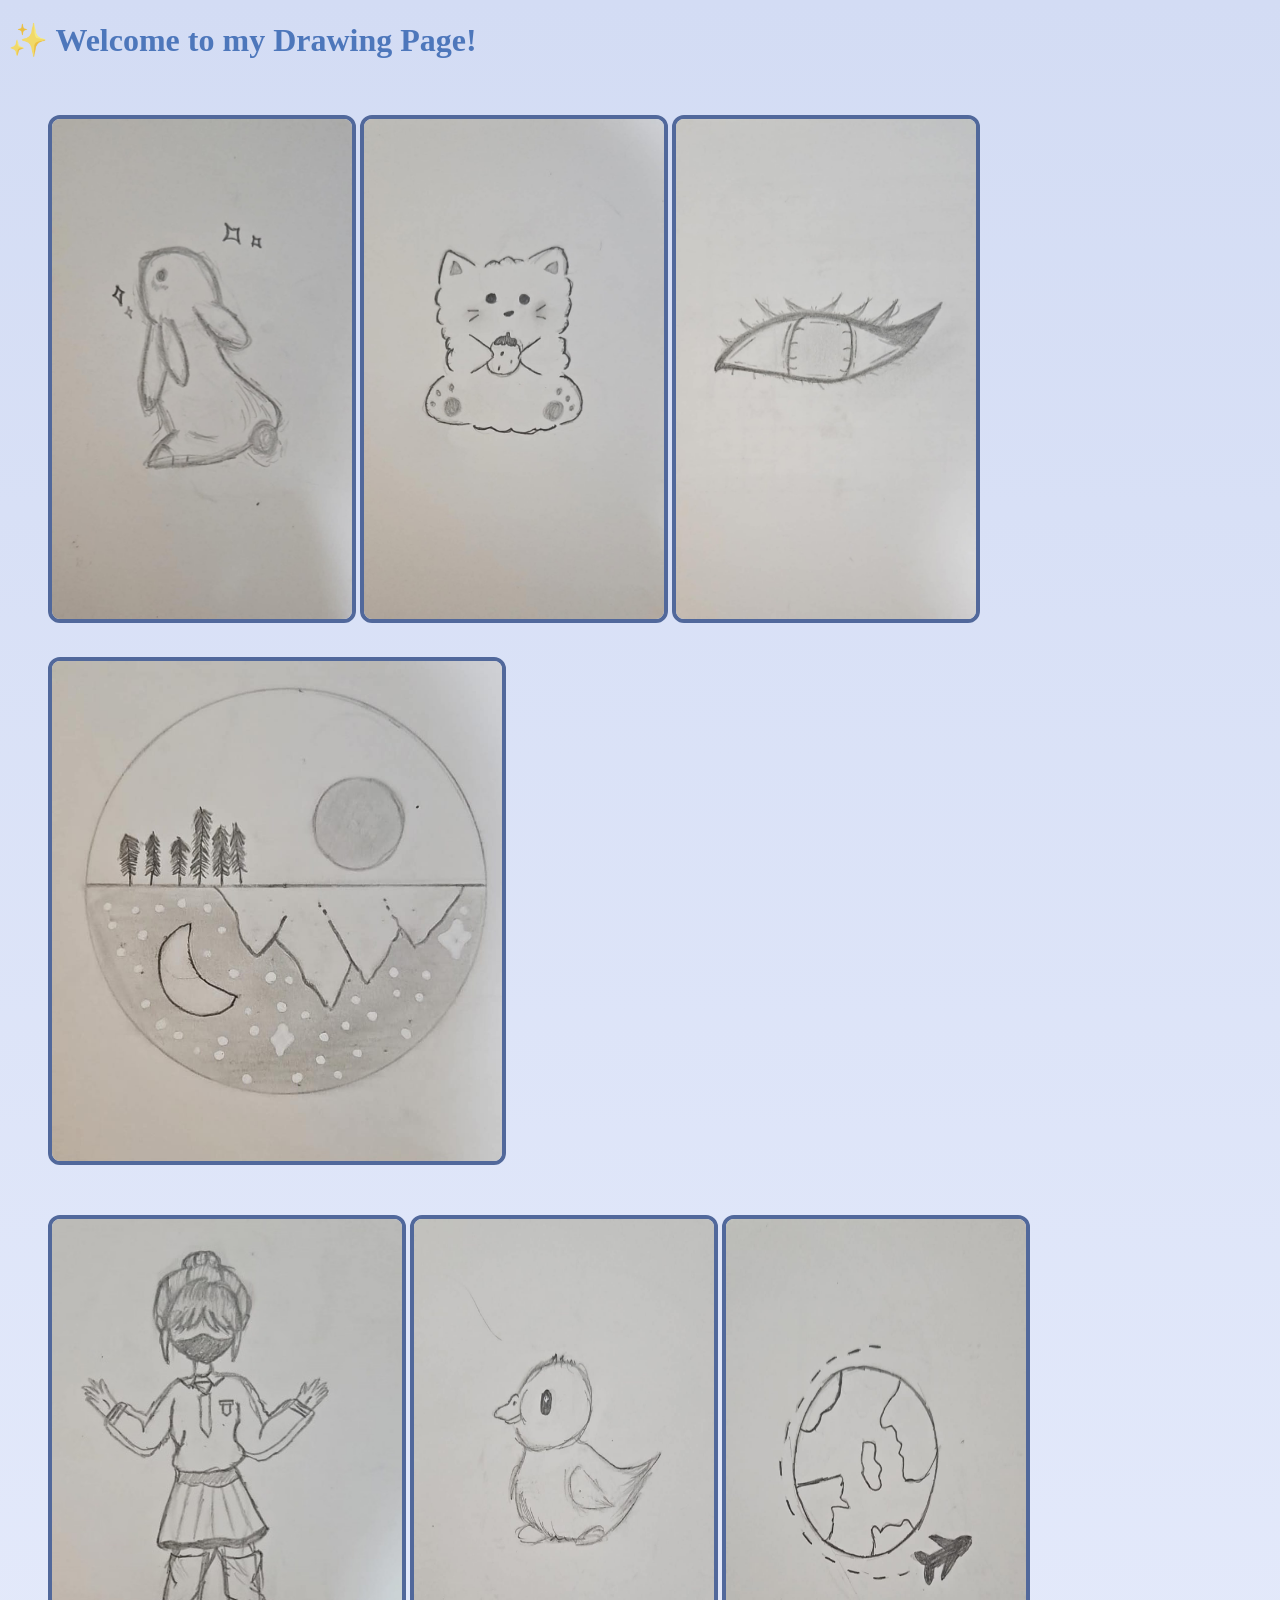
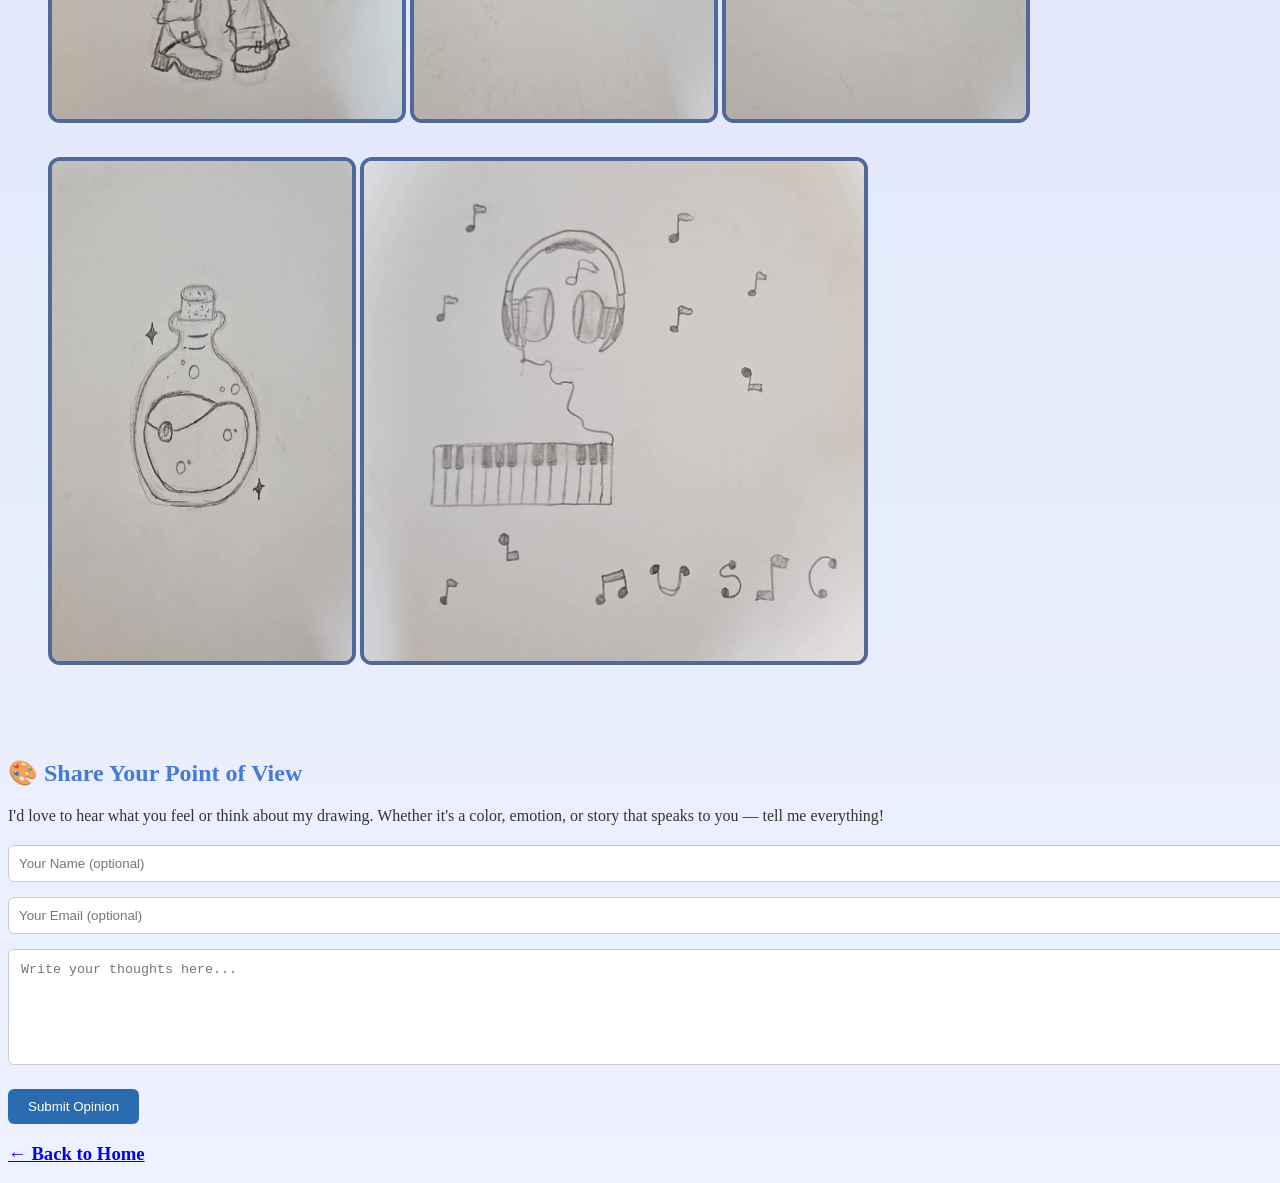
<file: Israe/drawings.html>
<!DOCTYPE html>
<html lang="en">
<head>
    <meta charset="UTF-8">
    <meta name="viewport" content="width=device-width, initial-scale=1.0">
    <title>Document</title>
    <style>
    .green-bordered {
  border: 4px solid green;
  border-radius: 12px;
 }

body {
      background: linear-gradient(to bottom, #d3dcf4, #eef2ff);
      color: #333;
      
    }


    </style>
</head>
<body>
    <h1 style="color:rgba(26, 80, 166, 0.725)"> ✨ Welcome to my Drawing Page!</h1> <br>

    <figure>
        <img src="IMG-20250729-WA0004.jpg" alt="Sorry" width="300" height="500" style="width:300px; height:500px; border-radius:12px; margin-bottom:30px; border: 4px solid rgb(81, 104, 155);">
        <img src="IMG-20250729-WA0003.jpg" alt="Sorry" width="300" height="500" style="width:300px; height:500px; border-radius:12px; margin-bottom:30px; border: 4px solid rgb(81, 104, 155);">
        <img src="IMG-20250729-WA0005.jpg" alt="Sorry" width="300" height="500" style="width:300px; height:500px; border-radius:12px; margin-bottom:30px; border: 4px solid rgb(81, 104, 155);">
        <img src="IMG-20250729-WA0001.jpg" alt="Sorry" width="450" height="500" style="width:450px; height:500px; border-radius:12px; margin-bottom:30px; border: 4px solid rgb(81, 104, 155);">
    </figure>

    <figure>
        <img src="IMG-20250729-WA0002.jpg" alt="Sorry" width="350" height="500" style="width:350px; height:500px; border-radius:12px; margin-bottom:30px; border: 4px solid rgb(81, 104, 155);">
        <img src="IMG-20250729-WA0009.jpg" alt="Sorry" width="400" height="500" style="width:300px; height:500px; border-radius:12px; margin-bottom:30px; border: 4px solid rgb(81, 104, 155);">
        <img src="IMG-20250729-WA0006.jpg" alt="Sorry" width="400" height="500" style="width:300px; height:500px; border-radius:12px; margin-bottom:30px; border: 4px solid rgb(81, 104, 155);">
        <img src="IMG-20250729-WA0007.jpg" alt="Sorry" width="400" height="500" style="width:300px; height:500px; border-radius:12px; margin-bottom:30px; border: 4px solid rgb(81, 104, 155);">
        <img src="IMG-20250729-WA0008.jpg" alt="Sorry" width="500" height="500" style="width:500px; height:500px; border-radius:12px; margin-bottom:30px; border: 4px solid rgb(81, 104, 155);">
    </figure>

    
<section id="point-of-view" style="margin-top: 60px;">
  <h2 style="color: #457ad6;">🎨 Share Your Point of View</h2>
  <p style="margin-bottom: 20px;">
    I'd love to hear what you feel or think about my drawing. Whether it's a color, emotion, or story that speaks to you — tell me everything!
  </p>

  <form>
    <input type="text" placeholder="Your Name (optional)" style="width: 100%; padding: 10px; margin-bottom: 15px; border-radius: 6px; border: 1px solid #ccc;">

    <input type="email" placeholder="Your Email (optional)" style="width: 100%; padding: 10px; margin-bottom: 15px; border-radius: 6px; border: 1px solid #ccc;">

    <textarea placeholder="Write your thoughts here..." rows="6" style="width: 100%; padding: 12px; border-radius: 6px; border: 1px solid #ccc; margin-bottom: 20px;"></textarea>

    <button type="submit" style="padding: 10px 20px; background: #2b6cb0; color: white; border: none; border-radius: 6px; cursor: pointer;">
      Submit Opinion
    </button>
  </form>
</section>


 
   <a class="back" href="Portofolio.html"> <h3>← Back to Home</h3>
    </a>
    
</body>
</html>
</file>
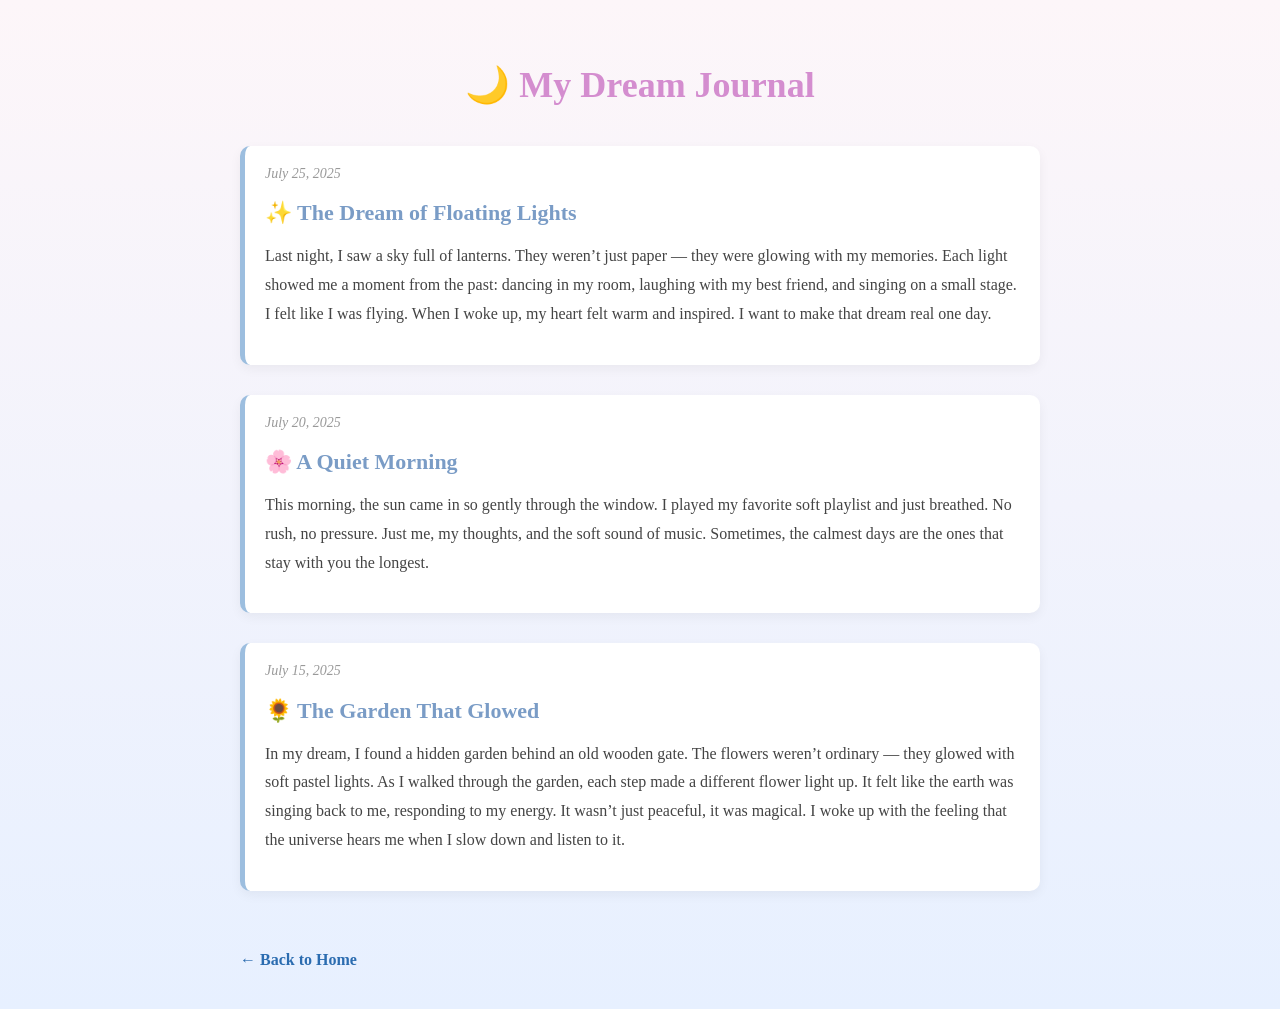
<file: Israe/journal.html>
<!DOCTYPE html>
<html lang="en">
<head>
  <meta charset="UTF-8" />
  <meta name="viewport" content="width=device-width, initial-scale=1.0"/>
  <title>My Dream Journal - Israe</title>
  <style>
    body {
      background: linear-gradient(to bottom, #fdf6f9, #e7f0ff);
      font-family: 'Georgia', serif;
      color: #444;
      padding: 40px 20px;
      max-width: 800px;
      margin: auto;
    }

    h1 {
      text-align: center;
      color: #d48dcf;
      font-size: 36px;
      margin-bottom: 40px;
    }

    .entry {
      background: #ffffff;
      border-left: 5px solid #9cbedf;
      padding: 20px;
      margin-bottom: 30px;
      border-radius: 10px;
      box-shadow: 0 4px 12px rgba(0,0,0,0.05);
    }

    .entry h2 {
      color: #7a9cc6;
      font-size: 22px;
      margin-bottom: 10px;
    }

    .entry p {
      font-size: 16px;
      line-height: 1.8;
    }

    .date {
      font-style: italic;
      font-size: 14px;
      color: #999;
      margin-bottom: 10px;
    }

    a.back {
      display: inline-block;
      margin-top: 30px;
      text-decoration: none;
      color: #2b6cb0;
      font-weight: bold;
    }

    a.back:hover {
      text-decoration: underline;
    }
  </style>
</head>
<body>

  <h1>🌙 My Dream Journal</h1>

  <div class="entry">
    <div class="date">July 25, 2025</div>
    <h2>✨ The Dream of Floating Lights</h2>
    <p>Last night, I saw a sky full of lanterns. They weren’t just paper — they were glowing with my memories. Each light showed me a moment from the past: dancing in my room, laughing with my best friend, and singing on a small stage. I felt like I was flying. When I woke up, my heart felt warm and inspired. I want to make that dream real one day.</p>
  </div>

  <div class="entry">
    <div class="date">July 20, 2025</div>
    <h2>🌸 A Quiet Morning</h2>
    <p>This morning, the sun came in so gently through the window. I played my favorite soft playlist and just breathed. No rush, no pressure. Just me, my thoughts, and the soft sound of music. Sometimes, the calmest days are the ones that stay with you the longest.</p>
  </div>

  <div class="entry">
    <div class="date">July 15, 2025</div>
    <h2>🌻 The Garden That Glowed</h2>
    <p>In my dream, I found a hidden garden behind an old wooden gate. The flowers weren’t ordinary — they glowed with soft pastel lights. As I walked through the garden, each step made a different flower light up. It felt like the earth was singing back to me, responding to my energy. It wasn’t just peaceful, it was magical. I woke up with the feeling that the universe hears me when I slow down and listen to it.</p>
  </div>

  <a class="back" href="Portofolio.html">← Back to Home</a>

</body>
</html>
</file>
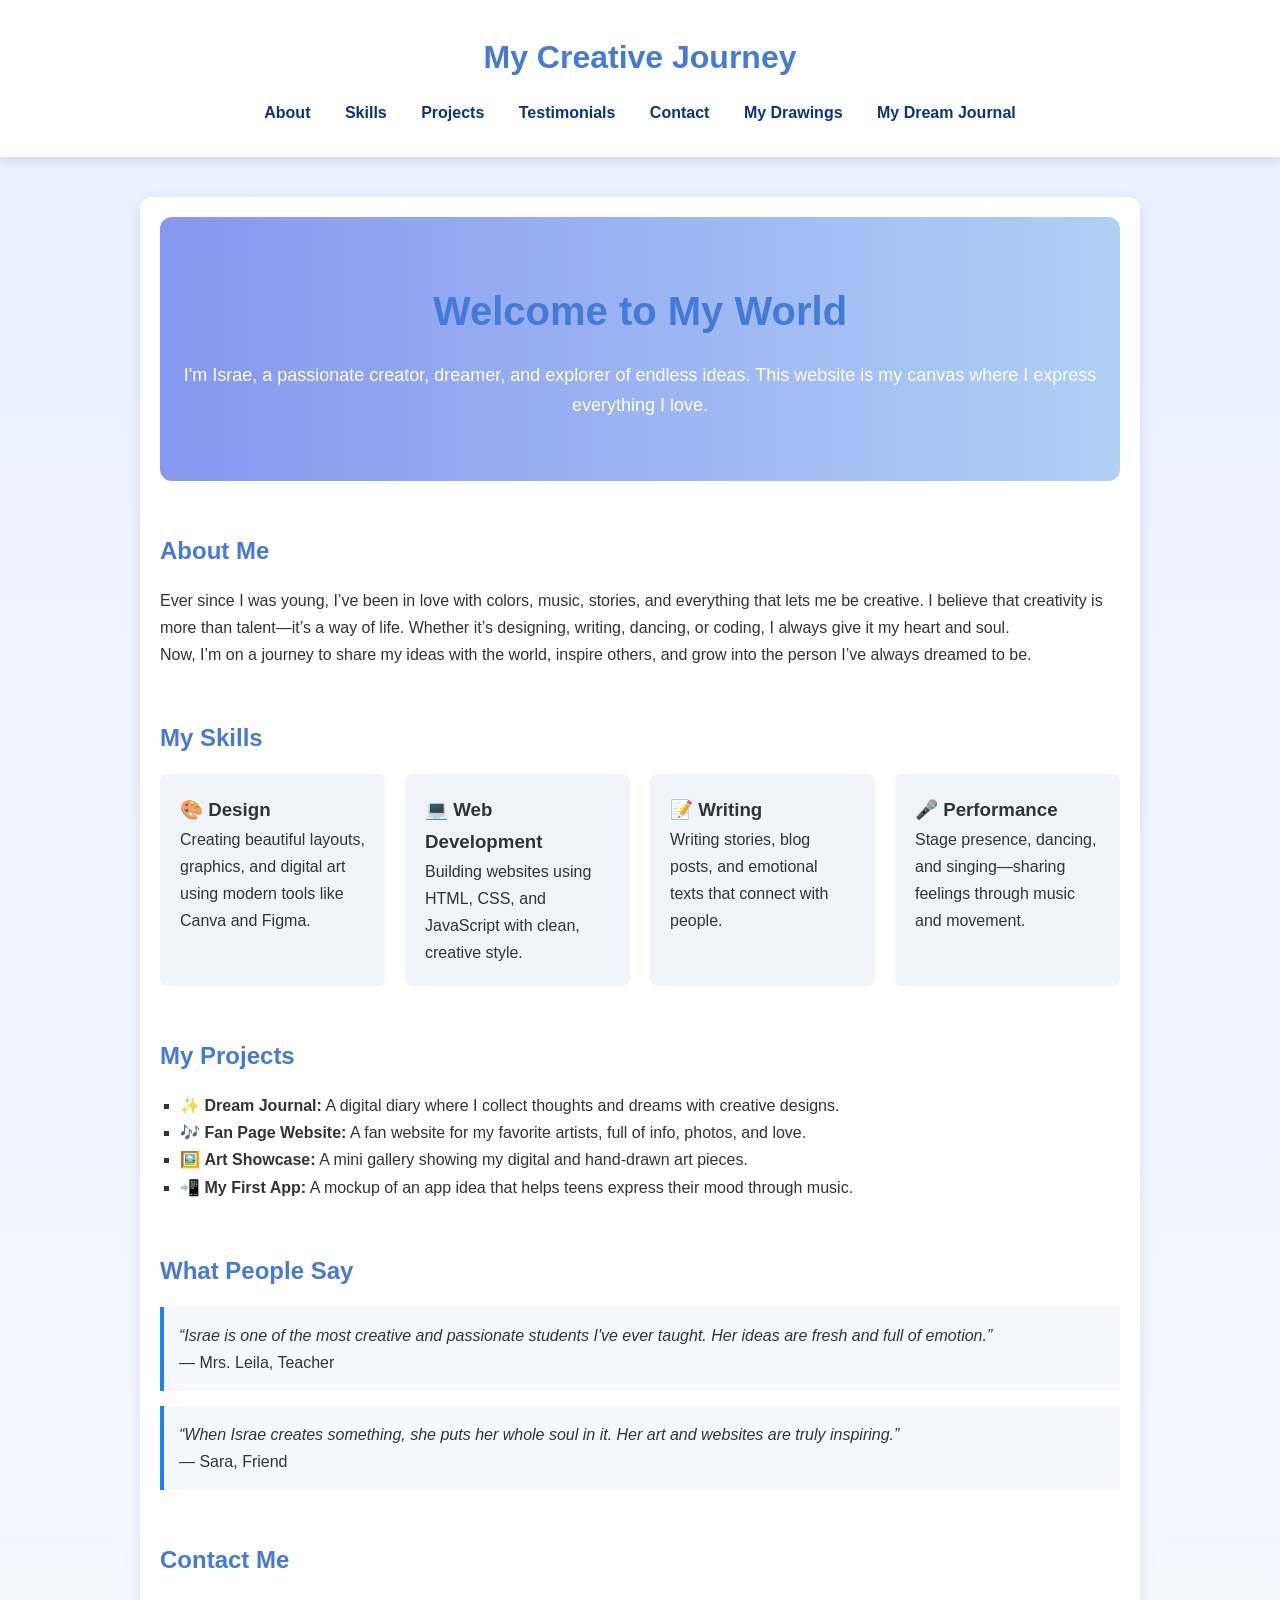
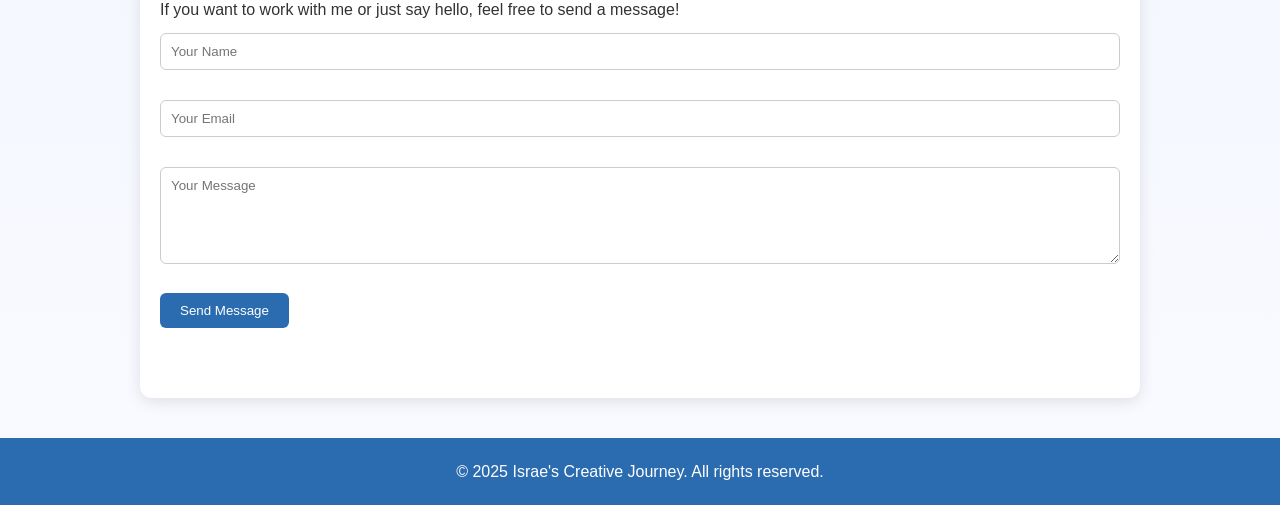
<file: Israe/Portofolio.html>
<!DOCTYPE html>
<html lang="en">
<head>
    <meta charset="UTF-8">
    <meta name="viewport" content="width=device-width, initial-scale=1.0">
    <title>My creative Journey - Israe</title>
    <style>
    * {
      margin: 0;
      padding: 0;
      box-sizing: border-box;
      font-family: 'Segoe UI', Tahoma, Geneva, Verdana, sans-serif;
    }

    body {
      background: linear-gradient(to bottom, #e8f0ff, #f9faff);
      color: #333;
      line-height: 1.7;
    }

    header {
      background: #ffffff;
      color: #333;
      padding: 30px 0;
      text-align: center;
      box-shadow: 0 4px 10px rgba(0,0,0,0.1);
    }

    nav a {
      margin: 0 15px;
      color: rgb(10, 50, 135);
      text-decoration: none;
      font-weight: bold;
    }

    nav a:hover {
      text-decoration: underline;
    }

    .container {
      max-width: 1000px;
      margin: 40px auto;
      padding: 20px;
      background: white;
      border-radius: 12px;
      box-shadow: 0 4px 15px rgba(0, 0, 0, 0.1);
    }

    section {
      margin-bottom: 50px;
    }

    h1, h2 {
      color: #457ad6;
      margin-bottom: 15px;
    }

    .hero {
      text-align: center;
      padding: 60px 20px;
      background: linear-gradient(to right, #8697ef, #afd0f6);
      color: white;
      border-radius: 12px;
      margin-bottom: 50px;
    }

    .hero h1 {
      font-size: 40px;
    }

    .hero p {
      font-size: 18px;
      margin-top: 10px;
    }

    ul {
      list-style-type: square;
      margin-left: 20px;
    }

    .skills {
      display: flex;
      flex-wrap: wrap;
      gap: 20px;
    }

    .skill-box {
      flex: 1 1 200px;
      padding: 20px;
      background: #f0f4f8;
      border-radius: 8px;
    }

    .testimonial {
      background: #f6f9fc;
      padding: 15px;
      border-left: 4px solid #1d80f2;
      margin-bottom: 15px;
    }

    form input, form textarea {
      width: 100%;
      padding: 10px;
      margin-top: 10px;
      margin-bottom: 20px;
      border: 1px solid #ccc;
      border-radius: 6px;
    }

    form button {
      padding: 10px 20px;
      background: #2b6cb0;
      color: white;
      border: none;
      border-radius: 6px;
      cursor: pointer;
    }

    form button:hover {
      background: #1a4f85;
    }

    footer {
      text-align: center;
      padding: 20px;
      background: #2b6cb0;
      color: white;
      margin-top: 40px;
    }

    @media (max-width: 600px) {
      nav a {
        display: block;
        margin: 10px 0;
      }

      .skills {
        flex-direction: column;
      }
    }
  </style>
</head>
<body>
    <body>
    <header>
    <h1>My Creative Journey</h1>
    <nav>
      <a href="#about">About</a>
      <a href="#skills">Skills</a>
      <a href="#projects">Projects</a>
      <a href="#testimonials">Testimonials</a>
      <a href="#contact">Contact</a>
      <a href="drawings.html">My Drawings</a>
      <a href="journal.html">My Dream Journal</a>
    </nav>
  </header>

  <div class="container">
    
    <section class="hero">
      <h1>Welcome to My World</h1>
      <p>I'm Israe, a passionate creator, dreamer, and explorer of endless ideas. This website is my canvas where I express everything I love.</p>
    </section>

    <section id="about">
      <h2>About Me</h2>
      <p>Ever since I was young, I’ve been in love with colors, music, stories, and everything that lets me be creative. I believe that creativity is more than talent—it’s a way of life. Whether it’s designing, writing, dancing, or coding, I always give it my heart and soul.</p>
      <p>Now, I’m on a journey to share my ideas with the world, inspire others, and grow into the person I’ve always dreamed to be.</p>
    </section>

    <section id="skills">
      <h2>My Skills</h2>
      <div class="skills">
        <div class="skill-box">
          <h3>🎨 Design</h3>
          <p>Creating beautiful layouts, graphics, and digital art using modern tools like Canva and Figma.</p>
        </div>
        <div class="skill-box">
          <h3>💻 Web Development</h3>
          <p>Building websites using HTML, CSS, and JavaScript with clean, creative style.</p>
        </div>
        <div class="skill-box">
          <h3>📝 Writing</h3>
          <p>Writing stories, blog posts, and emotional texts that connect with people.</p>
        </div>
        <div class="skill-box">
          <h3>🎤 Performance</h3>
          <p>Stage presence, dancing, and singing—sharing feelings through music and movement.</p>
        </div>
      </div>
    </section>

    <section id="projects">
      <h2>My Projects</h2>
      <ul>
        <li>✨ <strong>Dream Journal:</strong> A digital diary where I collect thoughts and dreams with creative designs.</li>
        <li>🎶 <strong>Fan Page Website:</strong> A fan website for my favorite artists, full of info, photos, and love.</li>
        <li>🖼️ <strong>Art Showcase:</strong> A mini gallery showing my digital and hand-drawn art pieces.</li>
        <li>📲 <strong>My First App:</strong> A mockup of an app idea that helps teens express their mood through music.</li>
      </ul>
    </section>

    <section id="testimonials">
      <h2>What People Say</h2>
      <div class="testimonial">
        <p><em>“Israe is one of the most creative and passionate students I've ever taught. Her ideas are fresh and full of emotion.”</em><br>— Mrs. Leila, Teacher</p>
      </div>
      <div class="testimonial">
        <p><em>“When Israe creates something, she puts her whole soul in it. Her art and websites are truly inspiring.”</em><br>— Sara, Friend</p>
      </div>
    </section>

    <section id="contact">
      <h2>Contact Me</h2>
      <p>If you want to work with me or just say hello, feel free to send a message!</p>
      <form>
        <input type="text" placeholder="Your Name" required />
        <input type="email" placeholder="Your Email" required />
        <textarea placeholder="Your Message" rows="5" required></textarea>
        <button type="submit">Send Message</button>
      </form>
    </section>
  </div>

  <footer>
    <p>© 2025 Israe's Creative Journey. All rights reserved.</p>
  </footer>    
</body>
</html>
</file>
